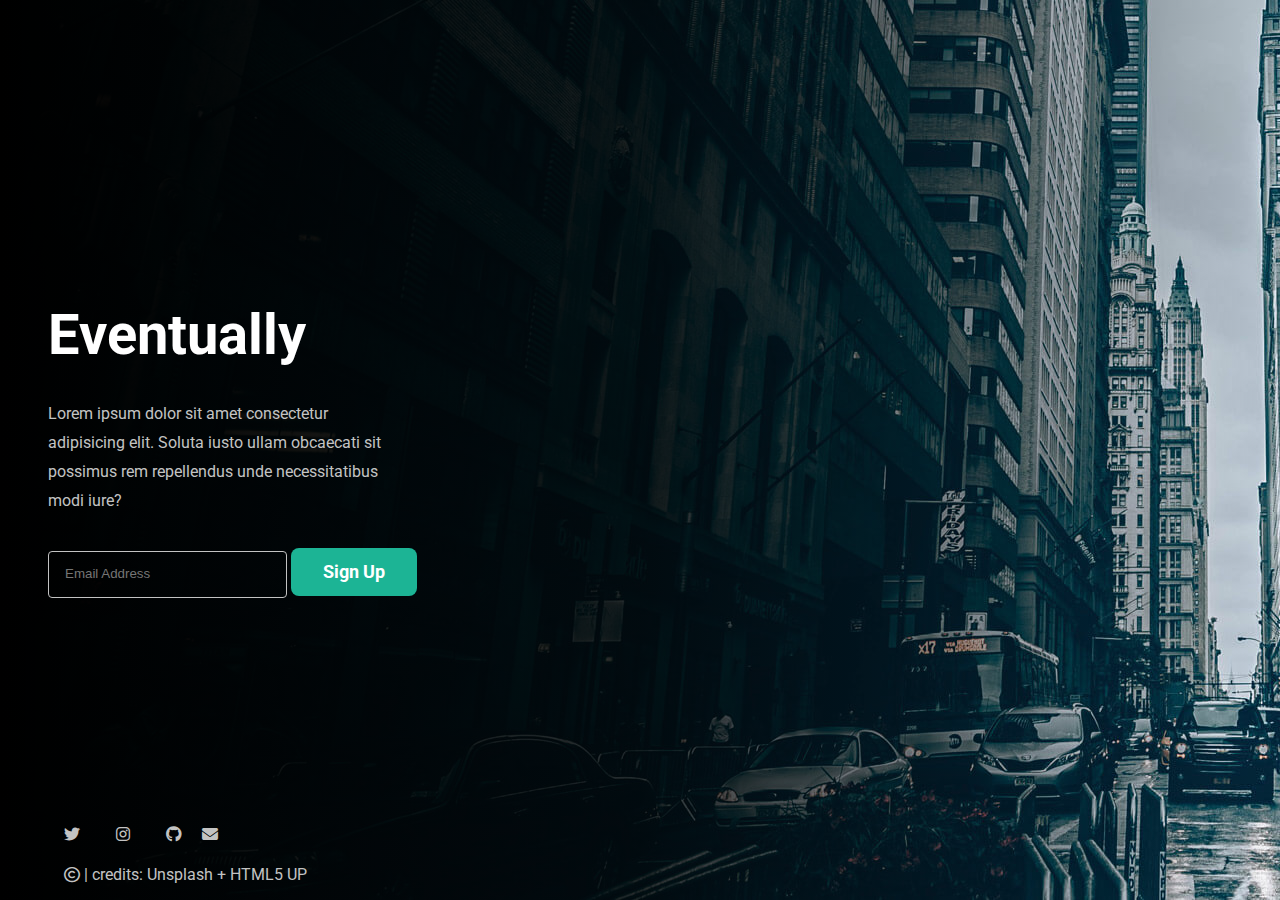
<file: Eventually/index.html>
<!DOCTYPE html>
<html lang="en">
  <head>
    <meta charset="UTF-8" />
    <meta http-equiv="X-UA-Compatible" content="IE=edge" />
    <meta name="viewport" content="width=device-width, initial-scale=1.0" />
    <!-- External CSS -->
    <link rel="stylesheet" href="./css/style.css" />
    <!-- Fontawesome -->
    <link
      rel="stylesheet"
      href="https://cdnjs.cloudflare.com/ajax/libs/font-awesome/6.1.1/css/all.min.css"
    />
    <title>codedamn Project</title>
  </head>
  <body>
    <!-- start writing your code -->
    <section id="hero">
      <div class="content-wrapper">
        <h1 class="hero-title">Eventually</h1>
        <p class="hero-description">
          Lorem ipsum dolor sit amet consectetur adipisicing elit. Soluta iusto
          ullam obcaecati sit possimus rem repellendus unde necessitatibus modi
          iure?
        </p>
        <div class="signup">
          <input type="text" placeholder="Email Address" />
          <button class="btnSignUp">Sign Up</button>
        </div>
        <span class="displayMessage"></span>
        <div class="footer-icons">
          <i class="fa-brands fa-twitter"></i>
          <i class="fa-brands fa-instagram"></i>
          <i class="fa-brands fa-github"></i>
          <i class="fa-solid fa-envelope"></i>
        </div>
        <div class="credits">
          <i class="fa-regular fa-copyright"></i> | credits: Unsplash + HTML5 UP
        </div>
      </div>
    </section>

    <script>
      const message = document.querySelector(".displayMessage");
      const signupBtn = document.querySelector(".btnSignUp");

      signupBtn.addEventListener("click", () => {
        message.innerHTML = "Thank you!";
      });
    </script>
  </body>
</html>
</file>
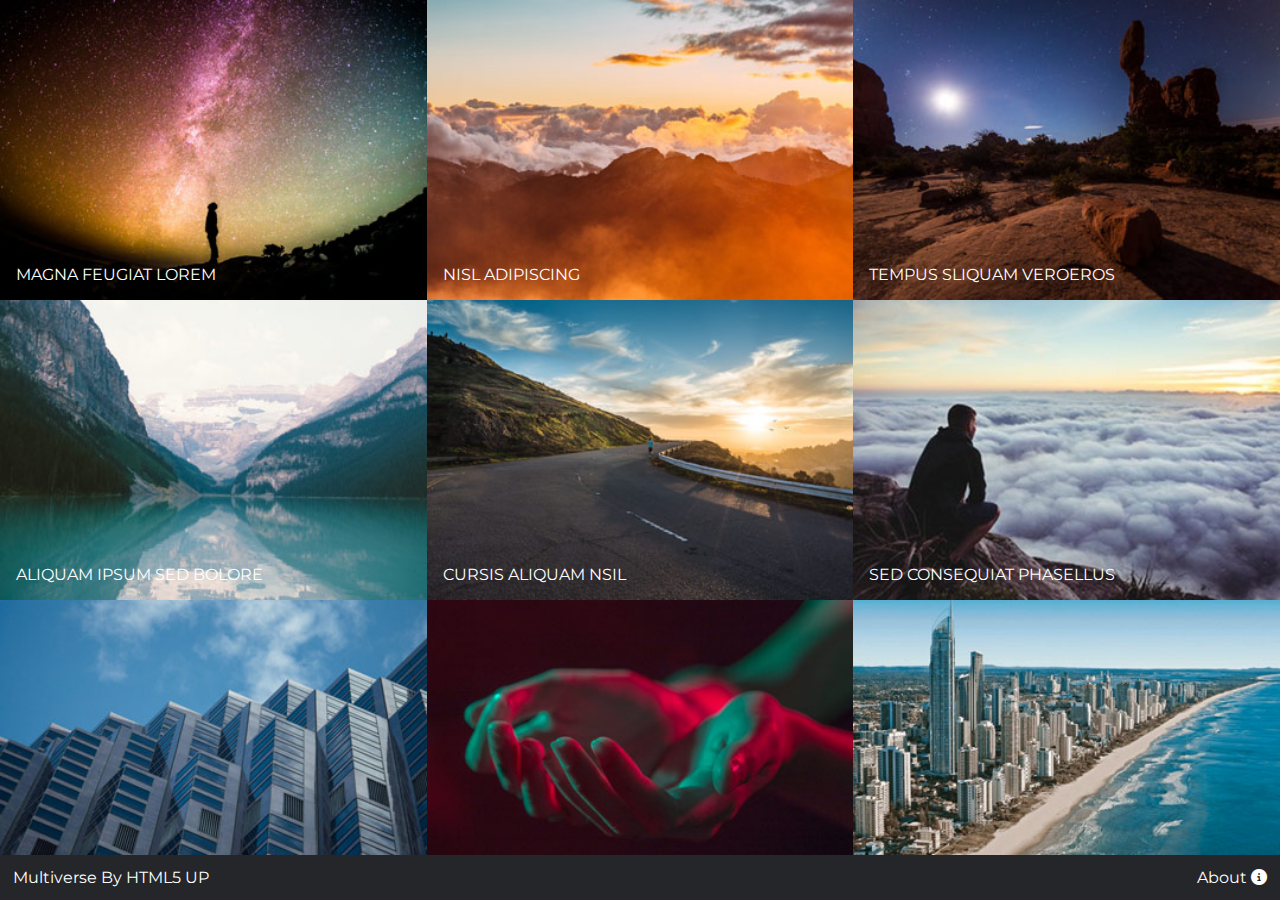
<file: Multiverse Photo Gallery/index.html>
<!DOCTYPE html>
<html lang="en">
  <head>
    <meta charset="UTF-8" />
    <meta http-equiv="X-UA-Compatible" content="IE=edge" />
    <meta name="viewport" content="width=device-width, initial-scale=1.0" />
    <!-- Fontawesome -->
    <link
      rel="stylesheet"
      href="https://cdnjs.cloudflare.com/ajax/libs/font-awesome/6.1.1/css/all.min.css"
    />
    <!-- External CSS -->
    <link rel="stylesheet" href="./css/style.css" />
    <title>codedamn Project</title>
  </head>
  <body>
    <!-- start writing your code -->
    <section id="hero">
      <div class="container">
        <div class="img">
          <img id="myImg" src="./assets/images/01.jpg" alt="" />
          <p class="imgText">MAGNA FEUGIAT LOREM</p>
        </div>
        <div class="img">
          <img id="myImg" src="./assets/images/02.jpg" alt="" />
          <p class="imgText">NISL ADIPISCING</p>
        </div>
        <div class="img">
          <img id="myImg" src="./assets/images/03.jpg" alt="" />
          <p class="imgText">TEMPUS SLIQUAM VEROEROS</p>
        </div>
        <div class="img">
          <img id="myImg" id="myImg" src="./assets/images/04.jpg" alt="" />
          <p class="imgText">ALIQUAM IPSUM SED BOLORE</p>
        </div>
        <div class="img">
          <img id="myImg" src="./assets/images/05.jpg" alt="" />
          <p class="imgText">CURSIS ALIQUAM NSIL</p>
        </div>
        <div class="img">
          <img id="myImg" src="./assets/images/06.jpg" alt="" />
          <p class="imgText">SED CONSEQUIAT PHASELLUS</p>
        </div>
        <div class="img">
          <img id="myImg" src="./assets/images/07.jpg" alt="" />
          <p class="imgText">CURSIS ALIQUAM NSIL</p>
        </div>
        <div class="img">
          <img id="myImg" src="./assets/images/08.jpg" alt="" />
          <p class="imgText">ALIQUAM IPSUM SED BOLORE</p>
        </div>
        <div class="img">
          <img id="myImg" src="./assets/images/09.jpg" alt="" />
          <p class="imgText">MAGNA FEUGIAT LOREM</p>
        </div>
      </div>
    </section>
    <div class="footer">
      <div>
        <p><span>Multiverse</span> By HTML5 UP</p>
      </div>
      <div>About <i class="fa-solid fa-circle-info"></i></div>
    </div>
  </body>
</html>
</file>
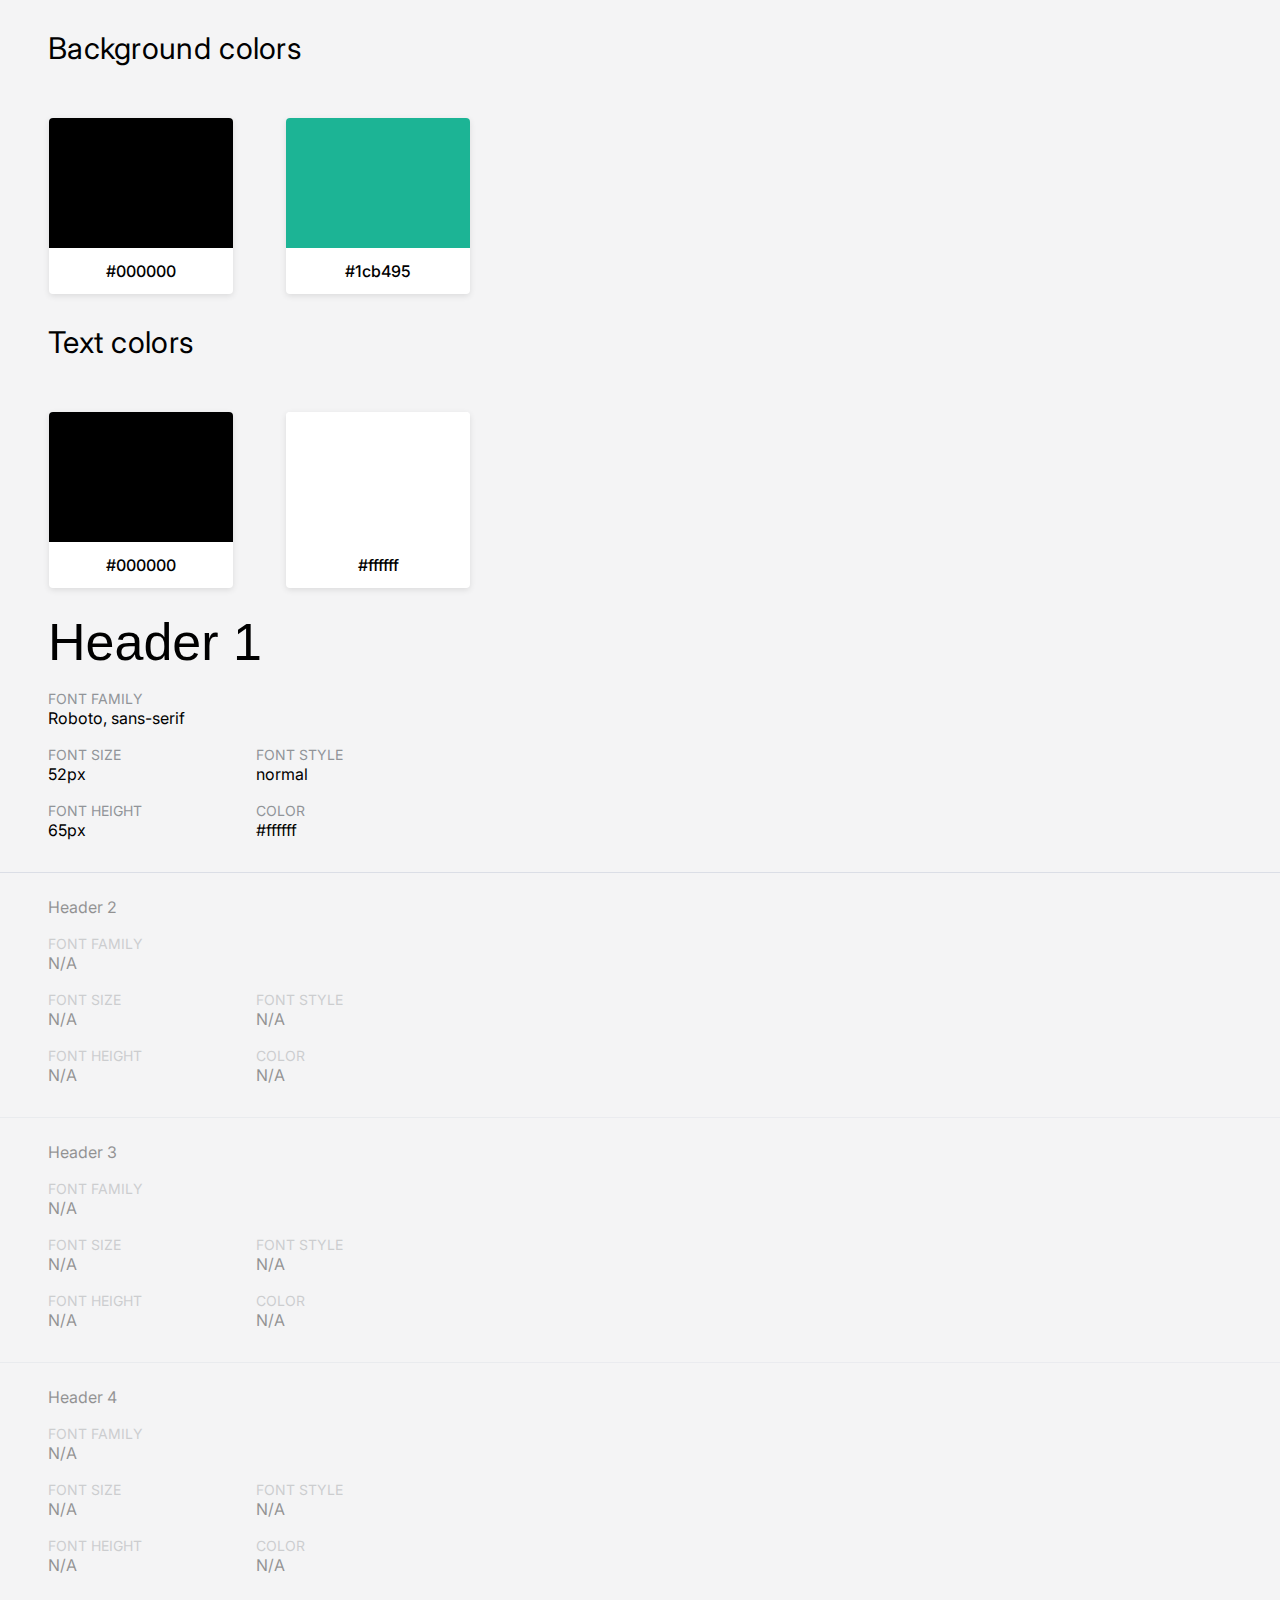
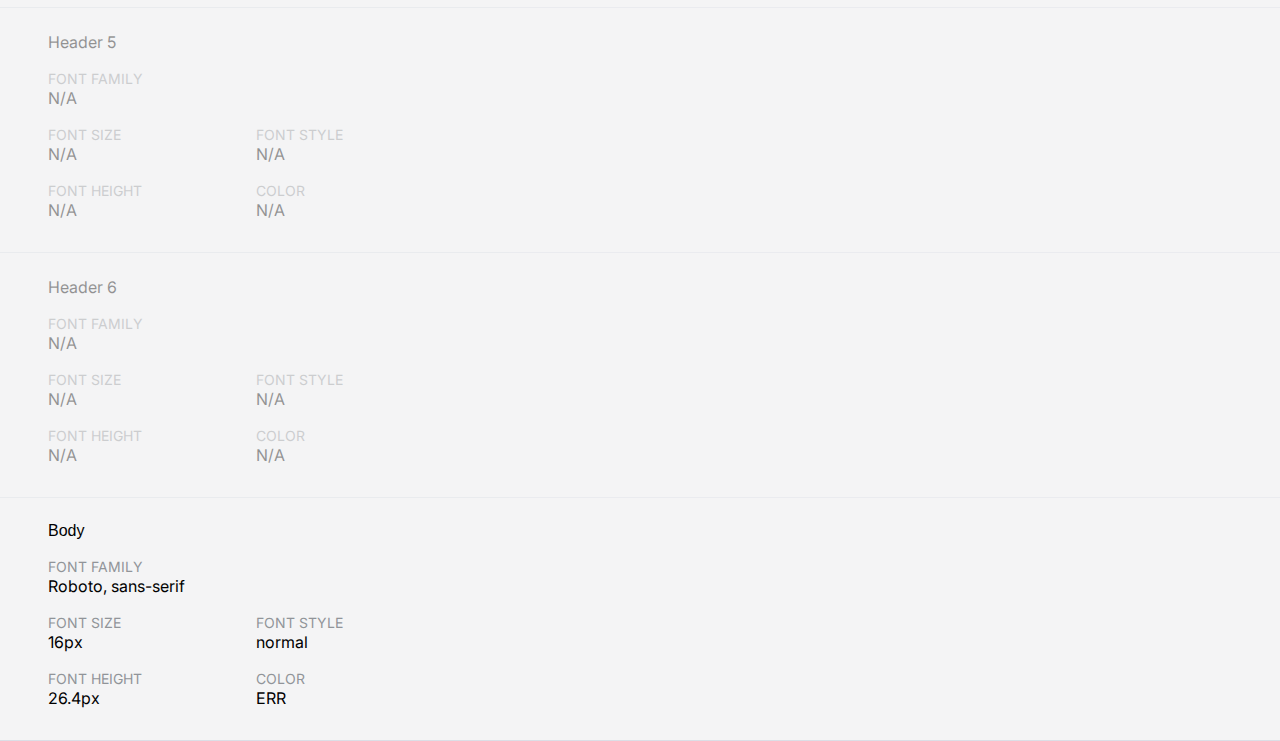
<file: Eventually/style-guide.html>
<!DOCTYPE html>
<html lang="en">
<head>
    <meta charset="utf-8">
    <meta http-equiv="X-UA-Compatible" content="IE=edge,chrome=1">
	<link rel="preconnect" href="https://fonts.gstatic.com">
	<link href="https://fonts.googleapis.com/css2?family=Inter:wght@400;500&display=swap" rel="stylesheet">
    <link href="https://fonts.googleapis.com/css2?family=Manrope&display=swap" rel="stylesheet">
	<title>codedamn Project Style Guide</title>
    <!-- open this in browser to see the style guide -->
    <style>
        #header {
            margin: 0 auto;
            background-color: white;
        }

        #logo {
            padding-right: 10px;
			margin-top: 2px;
			height: 24px;
        }

		#header-logo {
		    height: 95px;
			position: relative;
		}
		
		#logo-text {
			position: absolute;
			top: 50%; left: 50%;
		    transform: translate(-50%,-50%);
			width: 305px;
		}

        h1 {
            font-family: Manrope;
			font-size: 24px;
			font-style: normal;
			font-weight: 400;
			line-height: 24px;
			letter-spacing: 0em;
			text-align: left;
			margin: 0px;
			
        }

        h2 {
            font-family: 'Inter', sans-serif;
            font-size:17px;
            color:#263646;
            margin-top:33px;
            margin-bottom:0px;
        }
		
		h2 span {
			font-family: 'Inter', sans-serif;
            font-size:10px;
            color:#777777;
            margin-top:33px;
            margin-bottom:0px;
		
		}

        h3 {
            color:#777777;
            margin-top:8px;
            margin-bottom:30px;
        }

        

        h4 {
            font-family:'Inter';
            font-weight:700;
            color:#777777;
            font-size:14px;
            margin-top: 24px;
            margin-bottom: 0px;

        }
		
		h4 span {
			font-size:12px;
		}
		
		h5 {
			color: white;
			margin: 0px auto;
			padding-top: 7px;
			padding-bottom: 7px;
			
		}
		
		body {
			margin:0px !important;
		}

        span {
            font-family: 'Inter', sans-serif;
            color:#777777;
            margin-top:7px;
            margin-bottom:0px;
            font-size:14px;
        }

        p {
            font-family: 'Inter', sans-serif;
			color: black;
            text-align:center;
            margin-top: 13px;
            margin-bottom: 13px;
        }



        img {
            float:left;
        }

        #main-holder {
            clear:both;
			background-color:#f4f4f5;
        }

        #backgrondcolors {
            
        }
		
		.color-section {
			font-family: Inter;
			font-size: 30px;
			font-style: normal;
			font-weight: 400;
			letter-spacing: 0.01em;
			text-align: left;
			padding: 30px 0 20px 48px;
		}

        #textcolors {
            
        }

        .color-wrapper {
            display:inline-block;
            margin-top: 32px;
			box-shadow: 0px 2px 6px rgba(0, 0, 0, 0.1);
			border-radius: 4px;
			background-color: white;
			margin-left: 49px;
			font-size: 16px;
			font-weight: 500;
        }
        .color-holder {
            width: 184px;
            height: 130px;
            background: #ACACAC;
            margin: auto;
			border-radius: 4px 4px 0px 0px;
        }
		
		.not-set {
			opacity:0.4;
		}

        .typography-header {
            padding-left: 48px;
            padding-top: 24px;
            padding-bottom: 16px;
        }

        #typography {
            font-family: Inter;
            font-size: 16px;
            font-style: normal;
            font-weight: 400;
            letter-spacing: 0em;
            text-align: left;
            color: black;
        }

        #typography span {
            color: #919499;
            text-transform: uppercase;
            line-height: 19px;
        }

        .typography-row {
            padding-left: 48px;
            padding-bottom: 16px;
        }

        .typography-col-1{
            display: inline-block;
        }

        .typography-col-2{
            display: inline-block;
            position: absolute;
            left: 256px;
        }

        dt {
            border-bottom: 1px solid #DBDEE6;
            padding-bottom: 16px;
        }
    </style>
</head>

<div id="main-holder" class="container_16">
    <div id="backgrondcolors">
		<div class="color-section">Background colors</div>
        
        
        <div class="color-wrapper">
            <div class="color-holder" id="color-holder-1" style="background-color:#000000">
            </div>
			<div class="color-text">
				<p>#000000</p>
			</div>
        </div>

        
        
        
        <div class="color-wrapper">
            <div class="color-holder" id="color-holder-2" style="background-color:#1cb495">
            </div>
			<div class="color-text">
				<p>#1cb495</p>
			</div>
        </div>

        
        
    </div>

    <div id="textcolors">
		<div class="color-section">Text colors</div>
        
        
        <div class="color-wrapper">
            <div class="color-holder" id="color-1" style="background-color:#000000">
            </div>
            <p>#000000</p>
        </div>
        
        
        
        <div class="color-wrapper">
            <div class="color-holder" id="color-2" style="background-color:#ffffff">
            </div>
            <p>#ffffff</p>
        </div>
        
        
    </div>
    <div id="typography">
        <div class="typeclass">
            
            
            <dt id="result-header-h1-dt" class=" first">
            <div class="typography-header">
                <div style="font-family:Roboto, sans-serif; font-style:normal; font-size:52px; line-height:; color:; background-color:transparent;margin-left: 0px;">Header 1</div>
            </div>
            <div>
                <div class="typography-row"><span>Font Family</span><br>Roboto, sans-serif</div>
                <div class="typography-row"><div class="typography-col-1"><span>Font Size</span><br>52px</div><div class="typography-col-2"><span>Font Style</span><br>normal</div></div>
                <div class="typography-row"><div class="typography-col-1"><span>Font Height</span><br>65px</div><div class="typography-col-2"><span>Color</span><br>#ffffff</div></div>      
            </div>
            </dt>
            
            
            <dt id="result-header-h2-dt" class="not-set ">
            <div class="typography-header">
                <div style="font-family:N/A; font-style:N/A; font-size:N/A; line-height:; color:; background-color:transparent;margin-left: 0px;">Header 2</div>
            </div>
            <div>
                <div class="typography-row"><span>Font Family</span><br>N/A</div>
                <div class="typography-row"><div class="typography-col-1"><span>Font Size</span><br>N/A</div><div class="typography-col-2"><span>Font Style</span><br>N/A</div></div>
                <div class="typography-row"><div class="typography-col-1"><span>Font Height</span><br>N/A</div><div class="typography-col-2"><span>Color</span><br>N/A</div></div>      
            </div>
            </dt>
            
            
            <dt id="result-header-h3-dt" class="not-set ">
            <div class="typography-header">
                <div style="font-family:N/A; font-style:N/A; font-size:N/A; line-height:; color:; background-color:transparent;margin-left: 0px;">Header 3</div>
            </div>
            <div>
                <div class="typography-row"><span>Font Family</span><br>N/A</div>
                <div class="typography-row"><div class="typography-col-1"><span>Font Size</span><br>N/A</div><div class="typography-col-2"><span>Font Style</span><br>N/A</div></div>
                <div class="typography-row"><div class="typography-col-1"><span>Font Height</span><br>N/A</div><div class="typography-col-2"><span>Color</span><br>N/A</div></div>      
            </div>
            </dt>
            
            
            <dt id="result-header-h4-dt" class="not-set ">
            <div class="typography-header">
                <div style="font-family:N/A; font-style:N/A; font-size:N/A; line-height:; color:; background-color:transparent;margin-left: 0px;">Header 4</div>
            </div>
            <div>
                <div class="typography-row"><span>Font Family</span><br>N/A</div>
                <div class="typography-row"><div class="typography-col-1"><span>Font Size</span><br>N/A</div><div class="typography-col-2"><span>Font Style</span><br>N/A</div></div>
                <div class="typography-row"><div class="typography-col-1"><span>Font Height</span><br>N/A</div><div class="typography-col-2"><span>Color</span><br>N/A</div></div>      
            </div>
            </dt>
            
            
            <dt id="result-header-h5-dt" class="not-set ">
            <div class="typography-header">
                <div style="font-family:N/A; font-style:N/A; font-size:N/A; line-height:; color:; background-color:transparent;margin-left: 0px;">Header 5</div>
            </div>
            <div>
                <div class="typography-row"><span>Font Family</span><br>N/A</div>
                <div class="typography-row"><div class="typography-col-1"><span>Font Size</span><br>N/A</div><div class="typography-col-2"><span>Font Style</span><br>N/A</div></div>
                <div class="typography-row"><div class="typography-col-1"><span>Font Height</span><br>N/A</div><div class="typography-col-2"><span>Color</span><br>N/A</div></div>      
            </div>
            </dt>
            
            
            <dt id="result-header-h6-dt" class="not-set ">
            <div class="typography-header">
                <div style="font-family:N/A; font-style:N/A; font-size:N/A; line-height:; color:; background-color:transparent;margin-left: 0px;">Header 6</div>
            </div>
            <div>
                <div class="typography-row"><span>Font Family</span><br>N/A</div>
                <div class="typography-row"><div class="typography-col-1"><span>Font Size</span><br>N/A</div><div class="typography-col-2"><span>Font Style</span><br>N/A</div></div>
                <div class="typography-row"><div class="typography-col-1"><span>Font Height</span><br>N/A</div><div class="typography-col-2"><span>Color</span><br>N/A</div></div>      
            </div>
            </dt>
            

            
            <dt id="result-header-h7-dt" class=" ">
            <div class="typography-header">
                <div style="font-family:Roboto, sans-serif; font-style:normal; font-size:16px; line-height:; color:; background-color:transparent;margin-left: 0px;">Body</div>
            </div>
            <div>
                <div class="typography-row"><span>Font Family</span><br>Roboto, sans-serif</div>
                <div class="typography-row"><div class="typography-col-1"><span>Font Size</span><br>16px</div><div class="typography-col-2"><span>Font Style</span><br>normal</div></div>
                <div class="typography-row"><div class="typography-col-1"><span>Font Height</span><br>26.4px</div><div class="typography-col-2"><span>Color</span><br>ERR</div></div>      
            </div>
            </dt>
        </div>
    </div>
</div>
</file>
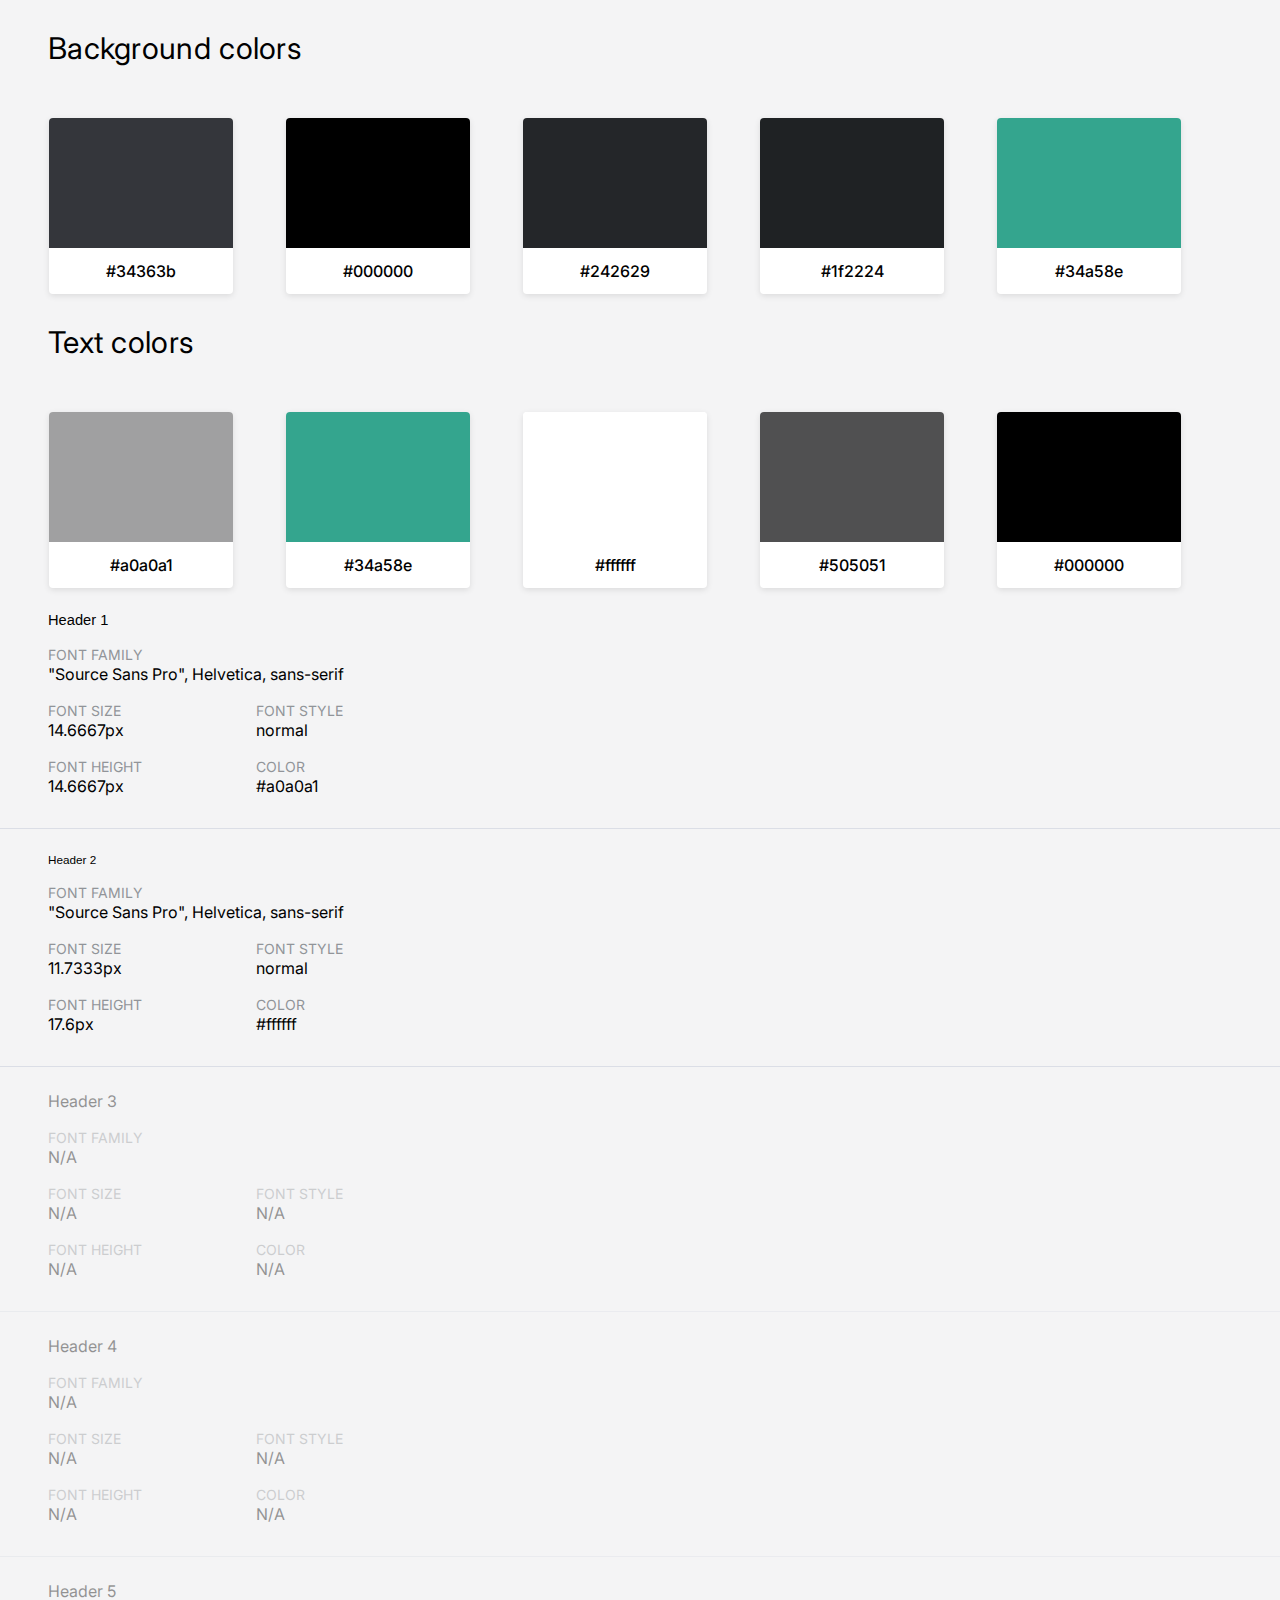
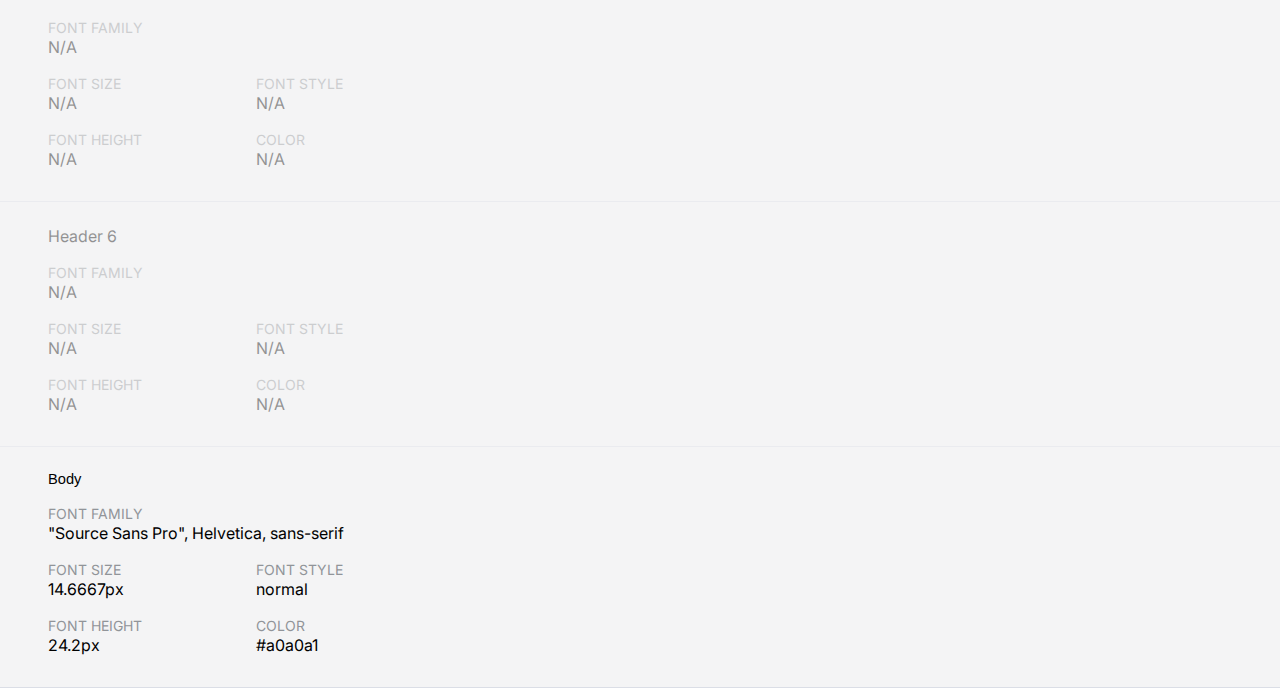
<file: Multiverse Photo Gallery/style-guide.html>
<!DOCTYPE html>
<html lang="en">
<head>
    <meta charset="utf-8">
    <meta http-equiv="X-UA-Compatible" content="IE=edge,chrome=1">
	<link rel="preconnect" href="https://fonts.gstatic.com">
	<link href="https://fonts.googleapis.com/css2?family=Inter:wght@400;500&display=swap" rel="stylesheet">
    <link href="https://fonts.googleapis.com/css2?family=Manrope&display=swap" rel="stylesheet">
	<title>codedamn Project Style Guide</title>
    <!-- open this in browser to see the style guide -->
    <style>
        #header {
            margin: 0 auto;
            background-color: white;
        }

        #logo {
            padding-right: 10px;
			margin-top: 2px;
			height: 24px;
        }

		#header-logo {
		    height: 95px;
			position: relative;
		}
		
		#logo-text {
			position: absolute;
			top: 50%; left: 50%;
		    transform: translate(-50%,-50%);
			width: 305px;
		}

        h1 {
            font-family: Manrope;
			font-size: 24px;
			font-style: normal;
			font-weight: 400;
			line-height: 24px;
			letter-spacing: 0em;
			text-align: left;
			margin: 0px;
			
        }

        h2 {
            font-family: 'Inter', sans-serif;
            font-size:17px;
            color:#263646;
            margin-top:33px;
            margin-bottom:0px;
        }
		
		h2 span {
			font-family: 'Inter', sans-serif;
            font-size:10px;
            color:#777777;
            margin-top:33px;
            margin-bottom:0px;
		
		}

        h3 {
            color:#777777;
            margin-top:8px;
            margin-bottom:30px;
        }

        

        h4 {
            font-family:'Inter';
            font-weight:700;
            color:#777777;
            font-size:14px;
            margin-top: 24px;
            margin-bottom: 0px;

        }
		
		h4 span {
			font-size:12px;
		}
		
		h5 {
			color: white;
			margin: 0px auto;
			padding-top: 7px;
			padding-bottom: 7px;
			
		}
		
		body {
			margin:0px !important;
		}

        span {
            font-family: 'Inter', sans-serif;
            color:#777777;
            margin-top:7px;
            margin-bottom:0px;
            font-size:14px;
        }

        p {
            font-family: 'Inter', sans-serif;
			color: black;
            text-align:center;
            margin-top: 13px;
            margin-bottom: 13px;
        }



        img {
            float:left;
        }

        #main-holder {
            clear:both;
			background-color:#f4f4f5;
        }

        #backgrondcolors {
            
        }
		
		.color-section {
			font-family: Inter;
			font-size: 30px;
			font-style: normal;
			font-weight: 400;
			letter-spacing: 0.01em;
			text-align: left;
			padding: 30px 0 20px 48px;
		}

        #textcolors {
            
        }

        .color-wrapper {
            display:inline-block;
            margin-top: 32px;
			box-shadow: 0px 2px 6px rgba(0, 0, 0, 0.1);
			border-radius: 4px;
			background-color: white;
			margin-left: 49px;
			font-size: 16px;
			font-weight: 500;
        }
        .color-holder {
            width: 184px;
            height: 130px;
            background: #ACACAC;
            margin: auto;
			border-radius: 4px 4px 0px 0px;
        }
		
		.not-set {
			opacity:0.4;
		}

        .typography-header {
            padding-left: 48px;
            padding-top: 24px;
            padding-bottom: 16px;
        }

        #typography {
            font-family: Inter;
            font-size: 16px;
            font-style: normal;
            font-weight: 400;
            letter-spacing: 0em;
            text-align: left;
            color: black;
        }

        #typography span {
            color: #919499;
            text-transform: uppercase;
            line-height: 19px;
        }

        .typography-row {
            padding-left: 48px;
            padding-bottom: 16px;
        }

        .typography-col-1{
            display: inline-block;
        }

        .typography-col-2{
            display: inline-block;
            position: absolute;
            left: 256px;
        }

        dt {
            border-bottom: 1px solid #DBDEE6;
            padding-bottom: 16px;
        }
    </style>
</head>

<div id="main-holder" class="container_16">
    <div id="backgrondcolors">
		<div class="color-section">Background colors</div>
        
        
        <div class="color-wrapper">
            <div class="color-holder" id="color-holder-1" style="background-color:#34363b">
            </div>
			<div class="color-text">
				<p>#34363b</p>
			</div>
        </div>

        
        
        
        <div class="color-wrapper">
            <div class="color-holder" id="color-holder-2" style="background-color:#000000">
            </div>
			<div class="color-text">
				<p>#000000</p>
			</div>
        </div>

        
        
        
        <div class="color-wrapper">
            <div class="color-holder" id="color-holder-3" style="background-color:#242629">
            </div>
			<div class="color-text">
				<p>#242629</p>
			</div>
        </div>

        
        
        
        <div class="color-wrapper">
            <div class="color-holder" id="color-holder-4" style="background-color:#1f2224">
            </div>
			<div class="color-text">
				<p>#1f2224</p>
			</div>
        </div>

        
        
        
        <div class="color-wrapper">
            <div class="color-holder" id="color-holder-5" style="background-color:#34a58e">
            </div>
			<div class="color-text">
				<p>#34a58e</p>
			</div>
        </div>

        
        
    </div>

    <div id="textcolors">
		<div class="color-section">Text colors</div>
        
        
        <div class="color-wrapper">
            <div class="color-holder" id="color-1" style="background-color:#a0a0a1">
            </div>
            <p>#a0a0a1</p>
        </div>
        
        
        
        <div class="color-wrapper">
            <div class="color-holder" id="color-2" style="background-color:#34a58e">
            </div>
            <p>#34a58e</p>
        </div>
        
        
        
        <div class="color-wrapper">
            <div class="color-holder" id="color-3" style="background-color:#ffffff">
            </div>
            <p>#ffffff</p>
        </div>
        
        
        
        <div class="color-wrapper">
            <div class="color-holder" id="color-4" style="background-color:#505051">
            </div>
            <p>#505051</p>
        </div>
        
        
        
        <div class="color-wrapper">
            <div class="color-holder" id="color-5" style="background-color:#000000">
            </div>
            <p>#000000</p>
        </div>
        
        
    </div>
    <div id="typography">
        <div class="typeclass">
            
            
            <dt id="result-header-h1-dt" class=" first">
            <div class="typography-header">
                <div style="font-family:&#34;Source Sans Pro&#34;, Helvetica, sans-serif; font-style:normal; font-size:14.6667px; line-height:; color:; background-color:transparent;margin-left: 0px;">Header 1</div>
            </div>
            <div>
                <div class="typography-row"><span>Font Family</span><br>&#34;Source Sans Pro&#34;, Helvetica, sans-serif</div>
                <div class="typography-row"><div class="typography-col-1"><span>Font Size</span><br>14.6667px</div><div class="typography-col-2"><span>Font Style</span><br>normal</div></div>
                <div class="typography-row"><div class="typography-col-1"><span>Font Height</span><br>14.6667px</div><div class="typography-col-2"><span>Color</span><br>#a0a0a1</div></div>      
            </div>
            </dt>
            
            
            <dt id="result-header-h2-dt" class=" ">
            <div class="typography-header">
                <div style="font-family:&#34;Source Sans Pro&#34;, Helvetica, sans-serif; font-style:normal; font-size:11.7333px; line-height:; color:; background-color:transparent;margin-left: 0px;">Header 2</div>
            </div>
            <div>
                <div class="typography-row"><span>Font Family</span><br>&#34;Source Sans Pro&#34;, Helvetica, sans-serif</div>
                <div class="typography-row"><div class="typography-col-1"><span>Font Size</span><br>11.7333px</div><div class="typography-col-2"><span>Font Style</span><br>normal</div></div>
                <div class="typography-row"><div class="typography-col-1"><span>Font Height</span><br>17.6px</div><div class="typography-col-2"><span>Color</span><br>#ffffff</div></div>      
            </div>
            </dt>
            
            
            <dt id="result-header-h3-dt" class="not-set ">
            <div class="typography-header">
                <div style="font-family:N/A; font-style:N/A; font-size:N/A; line-height:; color:; background-color:transparent;margin-left: 0px;">Header 3</div>
            </div>
            <div>
                <div class="typography-row"><span>Font Family</span><br>N/A</div>
                <div class="typography-row"><div class="typography-col-1"><span>Font Size</span><br>N/A</div><div class="typography-col-2"><span>Font Style</span><br>N/A</div></div>
                <div class="typography-row"><div class="typography-col-1"><span>Font Height</span><br>N/A</div><div class="typography-col-2"><span>Color</span><br>N/A</div></div>      
            </div>
            </dt>
            
            
            <dt id="result-header-h4-dt" class="not-set ">
            <div class="typography-header">
                <div style="font-family:N/A; font-style:N/A; font-size:N/A; line-height:; color:; background-color:transparent;margin-left: 0px;">Header 4</div>
            </div>
            <div>
                <div class="typography-row"><span>Font Family</span><br>N/A</div>
                <div class="typography-row"><div class="typography-col-1"><span>Font Size</span><br>N/A</div><div class="typography-col-2"><span>Font Style</span><br>N/A</div></div>
                <div class="typography-row"><div class="typography-col-1"><span>Font Height</span><br>N/A</div><div class="typography-col-2"><span>Color</span><br>N/A</div></div>      
            </div>
            </dt>
            
            
            <dt id="result-header-h5-dt" class="not-set ">
            <div class="typography-header">
                <div style="font-family:N/A; font-style:N/A; font-size:N/A; line-height:; color:; background-color:transparent;margin-left: 0px;">Header 5</div>
            </div>
            <div>
                <div class="typography-row"><span>Font Family</span><br>N/A</div>
                <div class="typography-row"><div class="typography-col-1"><span>Font Size</span><br>N/A</div><div class="typography-col-2"><span>Font Style</span><br>N/A</div></div>
                <div class="typography-row"><div class="typography-col-1"><span>Font Height</span><br>N/A</div><div class="typography-col-2"><span>Color</span><br>N/A</div></div>      
            </div>
            </dt>
            
            
            <dt id="result-header-h6-dt" class="not-set ">
            <div class="typography-header">
                <div style="font-family:N/A; font-style:N/A; font-size:N/A; line-height:; color:; background-color:transparent;margin-left: 0px;">Header 6</div>
            </div>
            <div>
                <div class="typography-row"><span>Font Family</span><br>N/A</div>
                <div class="typography-row"><div class="typography-col-1"><span>Font Size</span><br>N/A</div><div class="typography-col-2"><span>Font Style</span><br>N/A</div></div>
                <div class="typography-row"><div class="typography-col-1"><span>Font Height</span><br>N/A</div><div class="typography-col-2"><span>Color</span><br>N/A</div></div>      
            </div>
            </dt>
            

            
            <dt id="result-header-h7-dt" class=" ">
            <div class="typography-header">
                <div style="font-family:&#34;Source Sans Pro&#34;, Helvetica, sans-serif; font-style:normal; font-size:14.6667px; line-height:; color:; background-color:transparent;margin-left: 0px;">Body</div>
            </div>
            <div>
                <div class="typography-row"><span>Font Family</span><br>&#34;Source Sans Pro&#34;, Helvetica, sans-serif</div>
                <div class="typography-row"><div class="typography-col-1"><span>Font Size</span><br>14.6667px</div><div class="typography-col-2"><span>Font Style</span><br>normal</div></div>
                <div class="typography-row"><div class="typography-col-1"><span>Font Height</span><br>24.2px</div><div class="typography-col-2"><span>Color</span><br>#a0a0a1</div></div>      
            </div>
            </dt>
        </div>
    </div>
</div>
</file>
<file: Eventually/css/style.css>
@import url("https://fonts.googleapis.com/css2?family=Roboto:wght@400;500;700&display=swap");
* {
  margin: 0;
  padding: 0;
}
body {
  font-family: "Roboto", sans-serif;
  height: 100vh;
  background-image: url("../assets/images/bg01.jpg");
  background-size: cover;
  color: white;
}
#hero {
  background: linear-gradient(
    90deg,
    rgba(0, 0, 0, 1) 0%,
    rgba(1, 4, 5, 0.8) 50%,
    rgba(247, 247, 247, 0) 100%
  );
  height: 100vh;
  display: flex;
  flex-direction: column;
  justify-content: space-evenly;
}

.content-wrapper {
  margin: 2rem 3rem;
}

.hero-title {
  font-size: 3.5rem;
}

.hero-description {
  font-size: 1rem;
  color: #c3c3c3;
  width: 30%;
  line-height: 1.8;
  margin: 2rem 0;
}

input {
  background-color: transparent;
  width: 20%;
  line-height: 2.8rem;
  text-indent: 1rem;
  border-width: 0;
  border: 1px solid #c3c3c3;
  border-radius: 4px;
  color: white;
}

.btnSignUp {
  font-family: "Roboto", sans-serif;
  background: #1cb495;
  color: white;
  border: none;
  padding: 0.9rem 2rem;
  font-size: 1.1rem;
  font-weight: bold;
  border-radius: 8px;
}

.footer-icons {
  position: absolute;
  bottom: 3.5rem;
}

.fa-brands {
  margin: 0 1rem;
  color: #c3c3c3;
}

.fa-solid {
  color: #c3c3c3;
}
.credits {
  position: absolute;
  bottom: 1rem;
  left: 4rem;
  color: #c3c3c3;
}
.displayMessage {
  margin: 2rem 0;
  color: #1cb495;
}

/* Portrait */
@media only screen and (min-device-width: 320px) and (max-device-width: 480px) and (-webkit-min-device-pixel-ratio: 2) {
  .hero-title {
    display: none;
  }
  .hero-description {
    display: none;
  }

  input {
    display: block;
    width: 100%;
  }
  .btnSignUp {
    margin: 1rem 0;
    width: 100%;
  }
  .displayMessage {
    color: #1cb495;
  }
}
</file>
<file: Multiverse Photo Gallery/css/style.css>
@import url("https://fonts.googleapis.com/css2?family=Montserrat:wght@300;400;500;600;700;800&display=swap");
* {
  padding: 0;
  margin: 0;
  box-sizing: border-box;
}
body {
  font-family: "Montserrat", sans-serif;
}
.container {
  display: grid;
  grid-template-columns: auto auto auto;
  grid-template-rows: auto auto auto;
  justify-content: stretch;
  align-items: stretch;
  background-size: cover;
  height: 100vh;
}

img {
  width: 100%;
  height: 100%;
}

.img {
  position: relative;
  width: 100%;
  height: 100%;
}

.imgText {
  position: absolute;
  bottom: 1rem;
  left: 1rem;
  color: white;
}

.footer {
  display: flex;
  justify-content: space-between;
  position: fixed;
  bottom: 0;
  width: 100%;
  padding: 1%;
  background: #242629;
  color: white;
}

/* The Modal (background) */
.modal {
  display: none; /* Hidden by default */
  position: fixed; /* Stay in place */
  z-index: 1; /* Sit on top */
  padding-top: 100px; /* Location of the box */
  left: 0;
  top: 0;
  width: 100%; /* Full width */
  height: 100%; /* Full height */
  overflow: auto; /* Enable scroll if needed */
  background-color: rgb(0, 0, 0); /* Fallback color */
  background-color: rgba(0, 0, 0, 0.9); /* Black w/ opacity */
}

/* Modal Content (image) */
.modal-content {
  position: relative;
  margin: auto;
  display: block;
  width: 50%;
  height: 50%;
  max-width: 700px;
}
#myImg {
  cursor: pointer;
  transition: 1s;
}

@media only screen and (max-width: 440px) {
  .container {
    display: grid;
    grid-template-columns: auto;
  }
}
</file>
